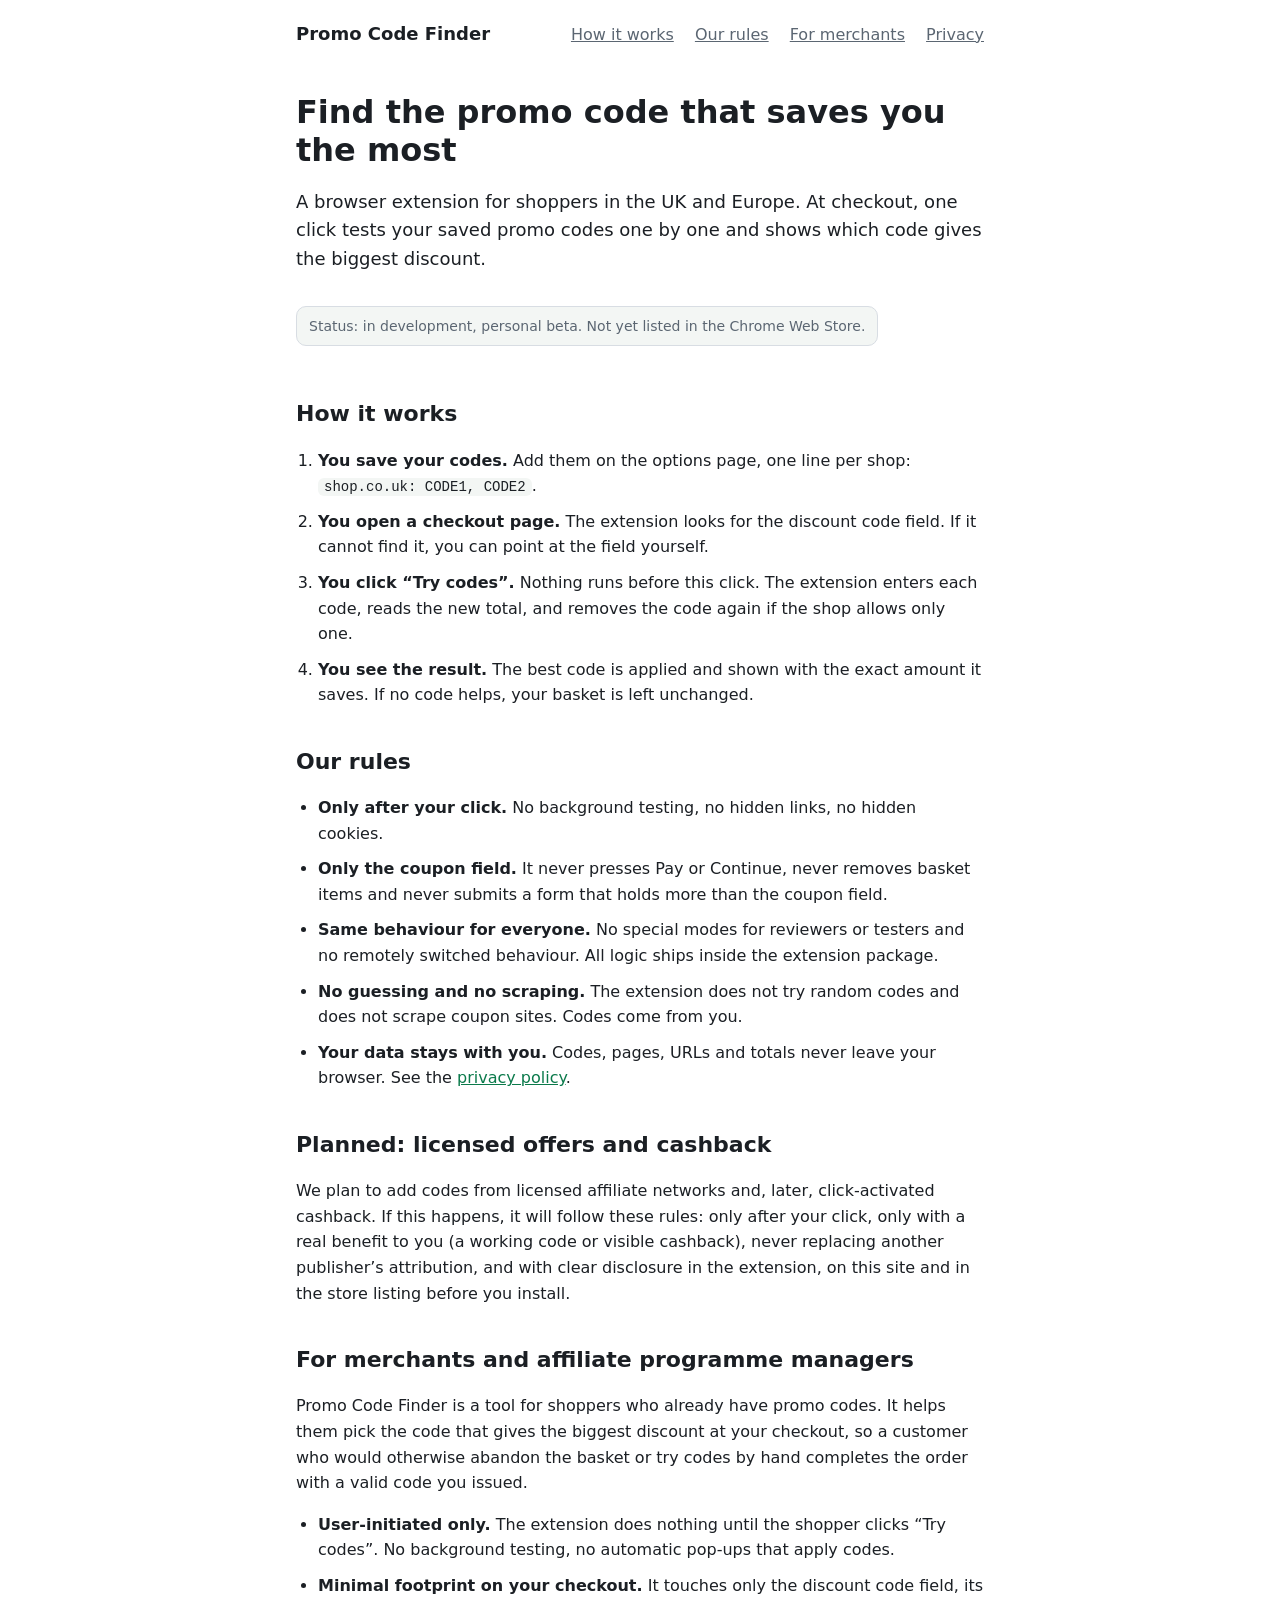
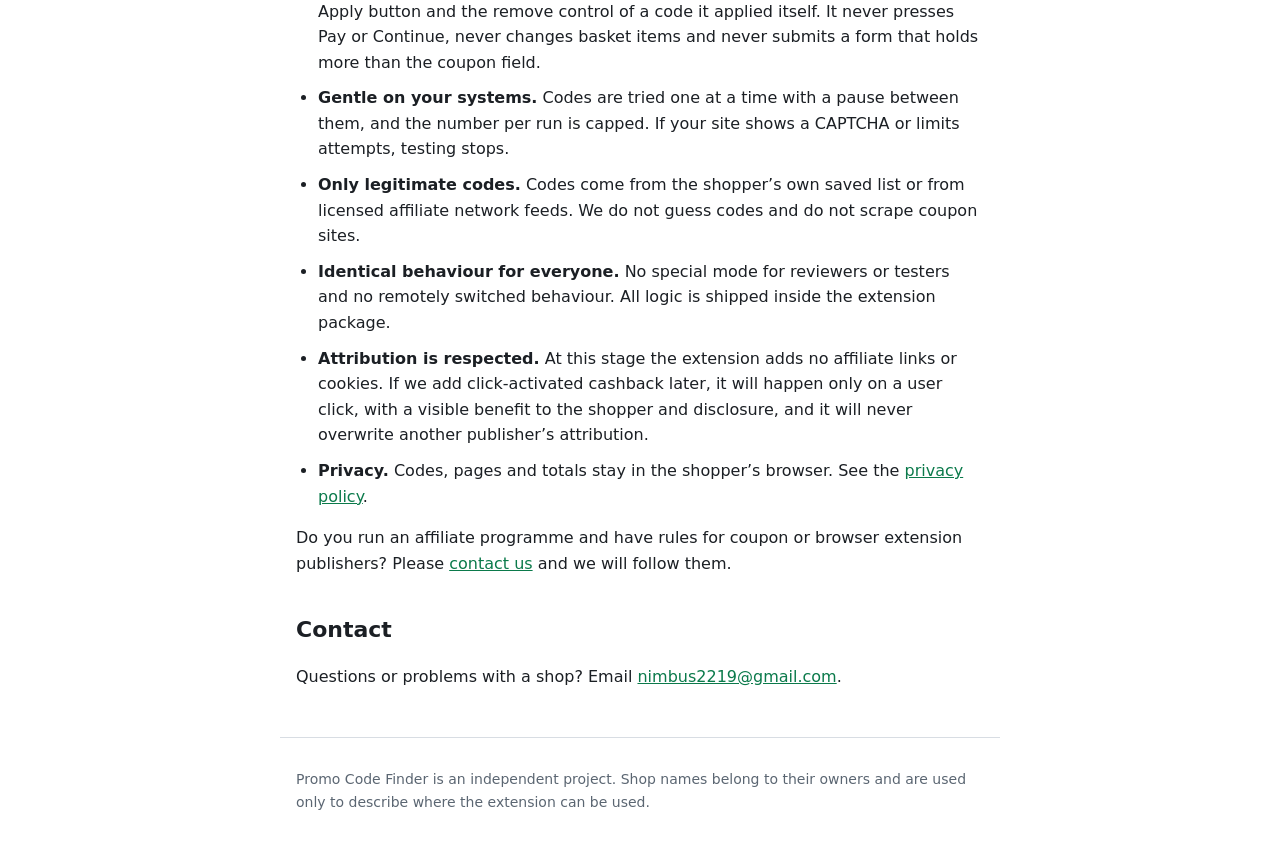
<file: index.html>
<!doctype html>
<html lang="en">
  <head>
    <meta charset="utf-8" />
    <meta name="viewport" content="width=device-width, initial-scale=1" />
    <title>Promo Code Finder</title>
    <meta name="description" content="A Chrome extension that, after your click, tests your saved promo codes at checkout and shows which one saves the most." />
    <meta name="impact-site-verification" value="f8e48e8c-9d2f-4f91-9389-7dd0bd6667b5" />
    <meta name="mitgo-verification" content="36a08edd-1de6-432b-8f61-87caa53ccb97" />
    <link rel="stylesheet" href="style.css" />
  </head>
  <body>
    <header class="wrap">
      <strong class="brand">Promo Code Finder</strong>
      <nav><a href="#how">How it works</a> <a href="#rules">Our rules</a> <a href="#merchants">For merchants</a> <a href="privacy.html">Privacy</a></nav>
    </header>

    <main class="wrap">
      <section class="hero">
        <h1>Find the promo code that saves you the most</h1>
        <p class="lead">
          A browser extension for shoppers in the UK and Europe. At checkout, one click tests your saved promo codes
          one by one and shows which code gives the biggest discount.
        </p>
        <p class="status">Status: in development, personal beta. Not yet listed in the Chrome Web Store.</p>
      </section>

      <section id="how">
        <h2>How it works</h2>
        <ol class="steps">
          <li><strong>You save your codes.</strong> Add them on the options page, one line per shop: <code>shop.co.uk: CODE1, CODE2</code>.</li>
          <li><strong>You open a checkout page.</strong> The extension looks for the discount code field. If it cannot find it, you can point at the field yourself.</li>
          <li><strong>You click “Try codes”.</strong> Nothing runs before this click. The extension enters each code, reads the new total, and removes the code again if the shop allows only one.</li>
          <li><strong>You see the result.</strong> The best code is applied and shown with the exact amount it saves. If no code helps, your basket is left unchanged.</li>
        </ol>
      </section>

      <section id="rules">
        <h2>Our rules</h2>
        <ul class="rules">
          <li><strong>Only after your click.</strong> No background testing, no hidden links, no hidden cookies.</li>
          <li><strong>Only the coupon field.</strong> It never presses Pay or Continue, never removes basket items and never submits a form that holds more than the coupon field.</li>
          <li><strong>Same behaviour for everyone.</strong> No special modes for reviewers or testers and no remotely switched behaviour. All logic ships inside the extension package.</li>
          <li><strong>No guessing and no scraping.</strong> The extension does not try random codes and does not scrape coupon sites. Codes come from you.</li>
          <li><strong>Your data stays with you.</strong> Codes, pages, URLs and totals never leave your browser. See the <a href="privacy.html">privacy policy</a>.</li>
        </ul>
      </section>

      <section>
        <h2>Planned: licensed offers and cashback</h2>
        <p>
          We plan to add codes from licensed affiliate networks and, later, click-activated cashback. If this happens, it will follow these rules:
          only after your click, only with a real benefit to you (a working code or visible cashback), never replacing another publisher’s
          attribution, and with clear disclosure in the extension, on this site and in the store listing before you install.
        </p>
      </section>

      <section id="merchants">
        <h2>For merchants and affiliate programme managers</h2>
        <p>
          Promo Code Finder is a tool for shoppers who already have promo codes. It helps them pick the code that gives the biggest discount at your
          checkout, so a customer who would otherwise abandon the basket or try codes by hand completes the order with a valid code you issued.
        </p>
        <ul class="rules">
          <li><strong>User-initiated only.</strong> The extension does nothing until the shopper clicks “Try codes”. No background testing, no automatic pop-ups that apply codes.</li>
          <li><strong>Minimal footprint on your checkout.</strong> It touches only the discount code field, its Apply button and the remove control of a code it applied itself. It never presses Pay or Continue, never changes basket items and never submits a form that holds more than the coupon field.</li>
          <li><strong>Gentle on your systems.</strong> Codes are tried one at a time with a pause between them, and the number per run is capped. If your site shows a CAPTCHA or limits attempts, testing stops.</li>
          <li><strong>Only legitimate codes.</strong> Codes come from the shopper’s own saved list or from licensed affiliate network feeds. We do not guess codes and do not scrape coupon sites.</li>
          <li><strong>Identical behaviour for everyone.</strong> No special mode for reviewers or testers and no remotely switched behaviour. All logic is shipped inside the extension package.</li>
          <li><strong>Attribution is respected.</strong> At this stage the extension adds no affiliate links or cookies. If we add click-activated cashback later, it will happen only on a user click, with a visible benefit to the shopper and disclosure, and it will never overwrite another publisher’s attribution.</li>
          <li><strong>Privacy.</strong> Codes, pages and totals stay in the shopper’s browser. See the <a href="privacy.html">privacy policy</a>.</li>
        </ul>
        <p>
          Do you run an affiliate programme and have rules for coupon or browser extension publishers? Please
          <a href="mailto:nimbus2219@gmail.com">contact us</a> and we will follow them.
        </p>
      </section>

      <section>
        <h2>Contact</h2>
        <p>Questions or problems with a shop? Email <a href="mailto:nimbus2219@gmail.com">nimbus2219@gmail.com</a>.</p>
      </section>
    </main>

    <footer class="wrap muted">
      <p>Promo Code Finder is an independent project. Shop names belong to their owners and are used only to describe where the extension can be used.</p>
    </footer>
  </body>
</html>
</file>
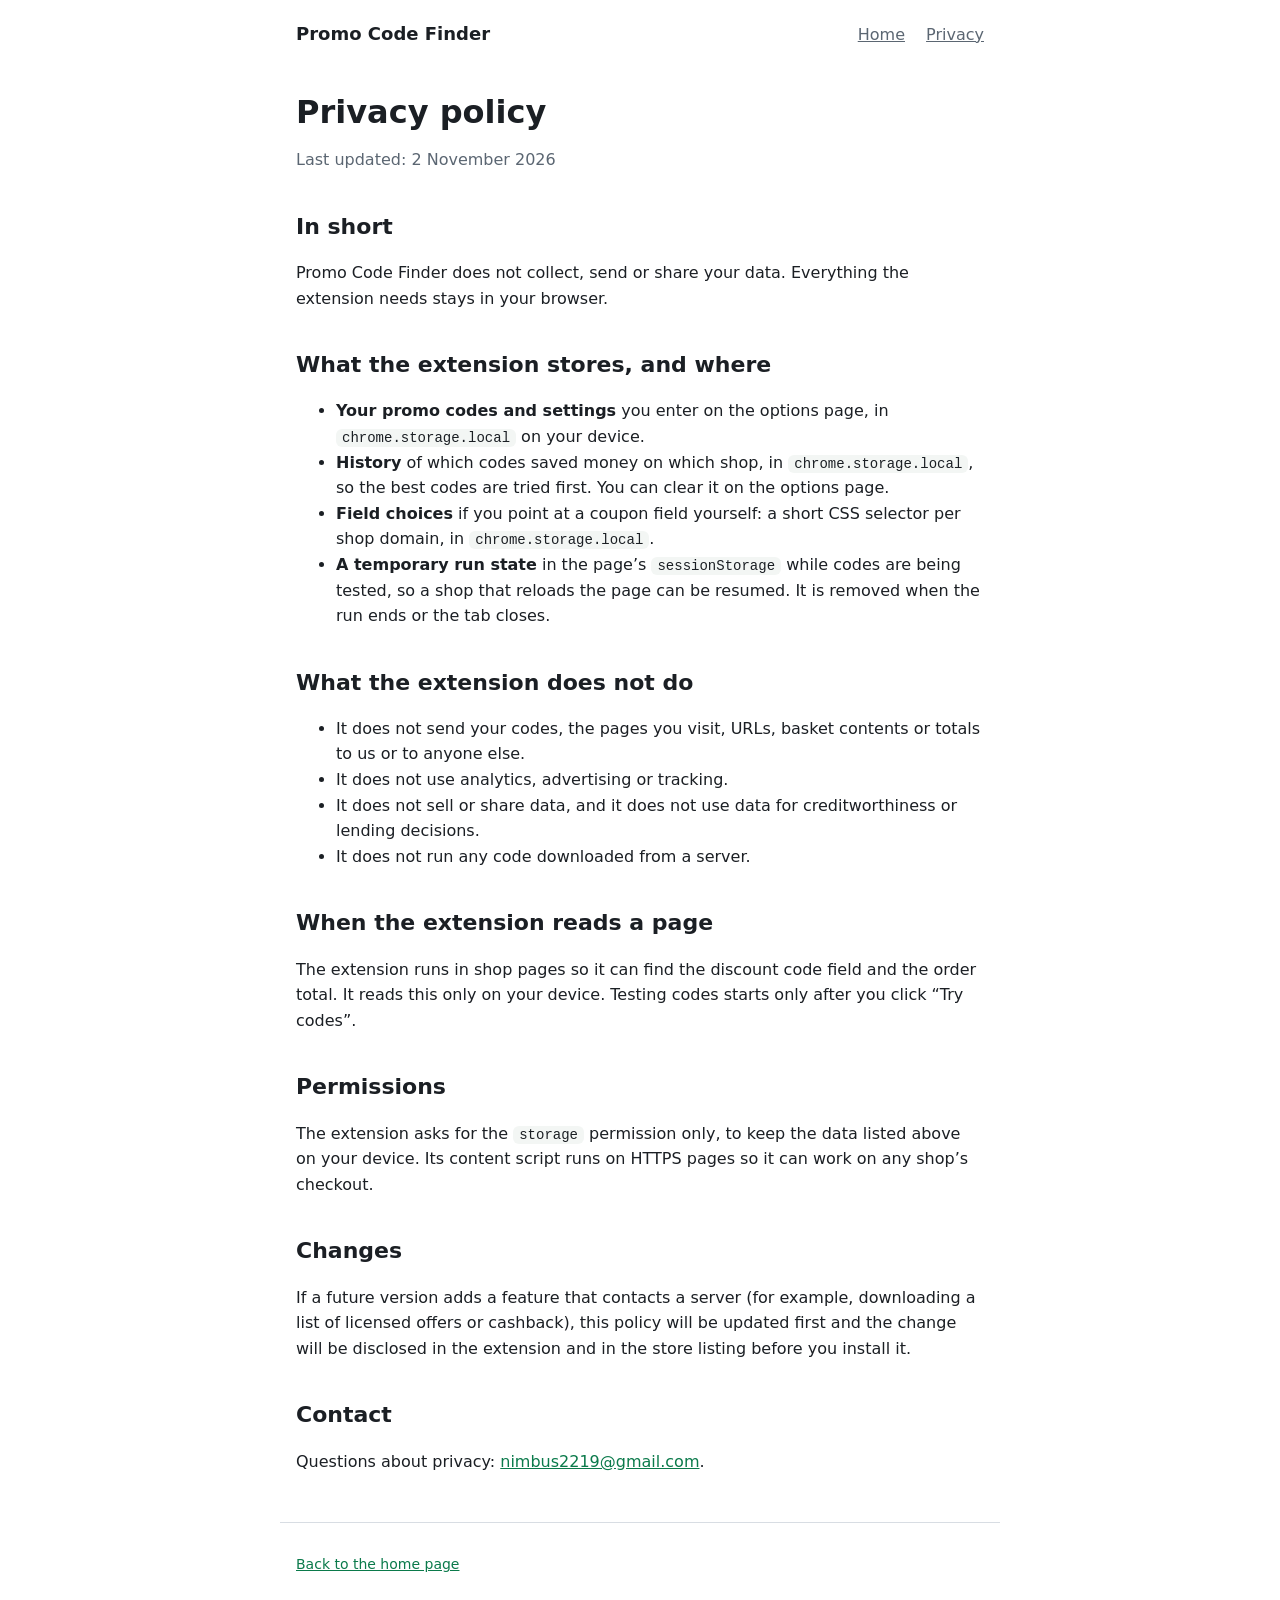
<file: privacy.html>
<!doctype html>
<html lang="en">
    <head>
        <meta charset="utf-8" />
        <meta name="viewport" content="width=device-width, initial-scale=1" />
        <title>Privacy policy | Promo Code Finder</title>
        <meta
            name="description"
            content="Promo Code Finder keeps everything in your browser and sends no data anywhere."
        />
        <link rel="stylesheet" href="style.css" />
    </head>
    <body>
        <header class="wrap">
            <a class="brand" href="index.html"
                ><strong>Promo Code Finder</strong></a
            >
            <nav>
                <a href="index.html">Home</a> <a href="privacy.html">Privacy</a>
            </nav>
        </header>

        <main class="wrap">
            <h1>Privacy policy</h1>
            <p class="muted">Last updated: 2 November 2026</p>

            <h2>In short</h2>
            <p>
                Promo Code Finder does not collect, send or share your data.
                Everything the extension needs stays in your browser.
            </p>

            <h2>What the extension stores, and where</h2>
            <ul>
                <li>
                    <strong>Your promo codes and settings</strong> you enter on
                    the options page, in <code>chrome.storage.local</code> on
                    your device.
                </li>
                <li>
                    <strong>History</strong> of which codes saved money on which
                    shop, in <code>chrome.storage.local</code>, so the best
                    codes are tried first. You can clear it on the options page.
                </li>
                <li>
                    <strong>Field choices</strong> if you point at a coupon
                    field yourself: a short CSS selector per shop domain, in
                    <code>chrome.storage.local</code>.
                </li>
                <li>
                    <strong>A temporary run state</strong> in the page’s
                    <code>sessionStorage</code> while codes are being tested, so
                    a shop that reloads the page can be resumed. It is removed
                    when the run ends or the tab closes.
                </li>
            </ul>

            <h2>What the extension does not do</h2>
            <ul>
                <li>
                    It does not send your codes, the pages you visit, URLs,
                    basket contents or totals to us or to anyone else.
                </li>
                <li>It does not use analytics, advertising or tracking.</li>
                <li>
                    It does not sell or share data, and it does not use data for
                    creditworthiness or lending decisions.
                </li>
                <li>It does not run any code downloaded from a server.</li>
            </ul>

            <h2>When the extension reads a page</h2>
            <p>
                The extension runs in shop pages so it can find the discount
                code field and the order total. It reads this only on your
                device. Testing codes starts only after you click “Try codes”.
            </p>

            <h2>Permissions</h2>
            <p>
                The extension asks for the <code>storage</code> permission only,
                to keep the data listed above on your device. Its content script
                runs on HTTPS pages so it can work on any shop’s checkout.
            </p>

            <h2>Changes</h2>
            <p>
                If a future version adds a feature that contacts a server (for
                example, downloading a list of licensed offers or cashback),
                this policy will be updated first and the change will be
                disclosed in the extension and in the store listing before you
                install it.
            </p>

            <h2>Contact</h2>
            <p>
                Questions about privacy:
                <a href="mailto:nimbus2219@gmail.com">nimbus2219@gmail.com</a>.
            </p>
        </main>

        <footer class="wrap muted">
            <p><a href="index.html">Back to the home page</a></p>
        </footer>
    </body>
</html>
</file>
<file: style.css>
:root {
  --bg: #ffffff;
  --fg: #1b1f24;
  --muted: #5b6672;
  --accent: #0b7a4b;
  --card: #f3f6f4;
  --line: #d8dde3;
}
@media (prefers-color-scheme: dark) {
  :root {
    --bg: #14181c;
    --fg: #eceff3;
    --muted: #9aa6b2;
    --accent: #5fd49b;
    --card: #1d2328;
    --line: #333b44;
  }
}
* { box-sizing: border-box; }
body {
  margin: 0;
  background: var(--bg);
  color: var(--fg);
  font: 16px/1.6 system-ui, -apple-system, "Segoe UI", Roboto, sans-serif;
}
.wrap { max-width: 720px; margin: 0 auto; padding: 0 16px; }
header.wrap { display: flex; justify-content: space-between; align-items: center; gap: 12px; flex-wrap: wrap; padding-top: 20px; padding-bottom: 20px; }
.brand { color: var(--fg); text-decoration: none; font-size: 18px; }
nav a { margin-left: 16px; color: var(--muted); }
a { color: var(--accent); }
h1 { font-size: 32px; line-height: 1.2; margin: 24px 0 12px; }
h2 { font-size: 22px; margin: 36px 0 10px; }
.lead { font-size: 18px; }
.status { display: inline-block; background: var(--card); border: 1px solid var(--line); border-radius: 10px; padding: 8px 12px; color: var(--muted); font-size: 14px; }
.muted { color: var(--muted); }
code { font: 14px ui-monospace, SFMono-Regular, Menlo, monospace; background: var(--card); border-radius: 6px; padding: 1px 6px; }
.steps, .rules { padding-left: 22px; }
.steps li, .rules li { margin: 10px 0; }
footer.wrap { margin-top: 48px; padding-top: 16px; padding-bottom: 32px; border-top: 1px solid var(--line); font-size: 14px; }
</file>
